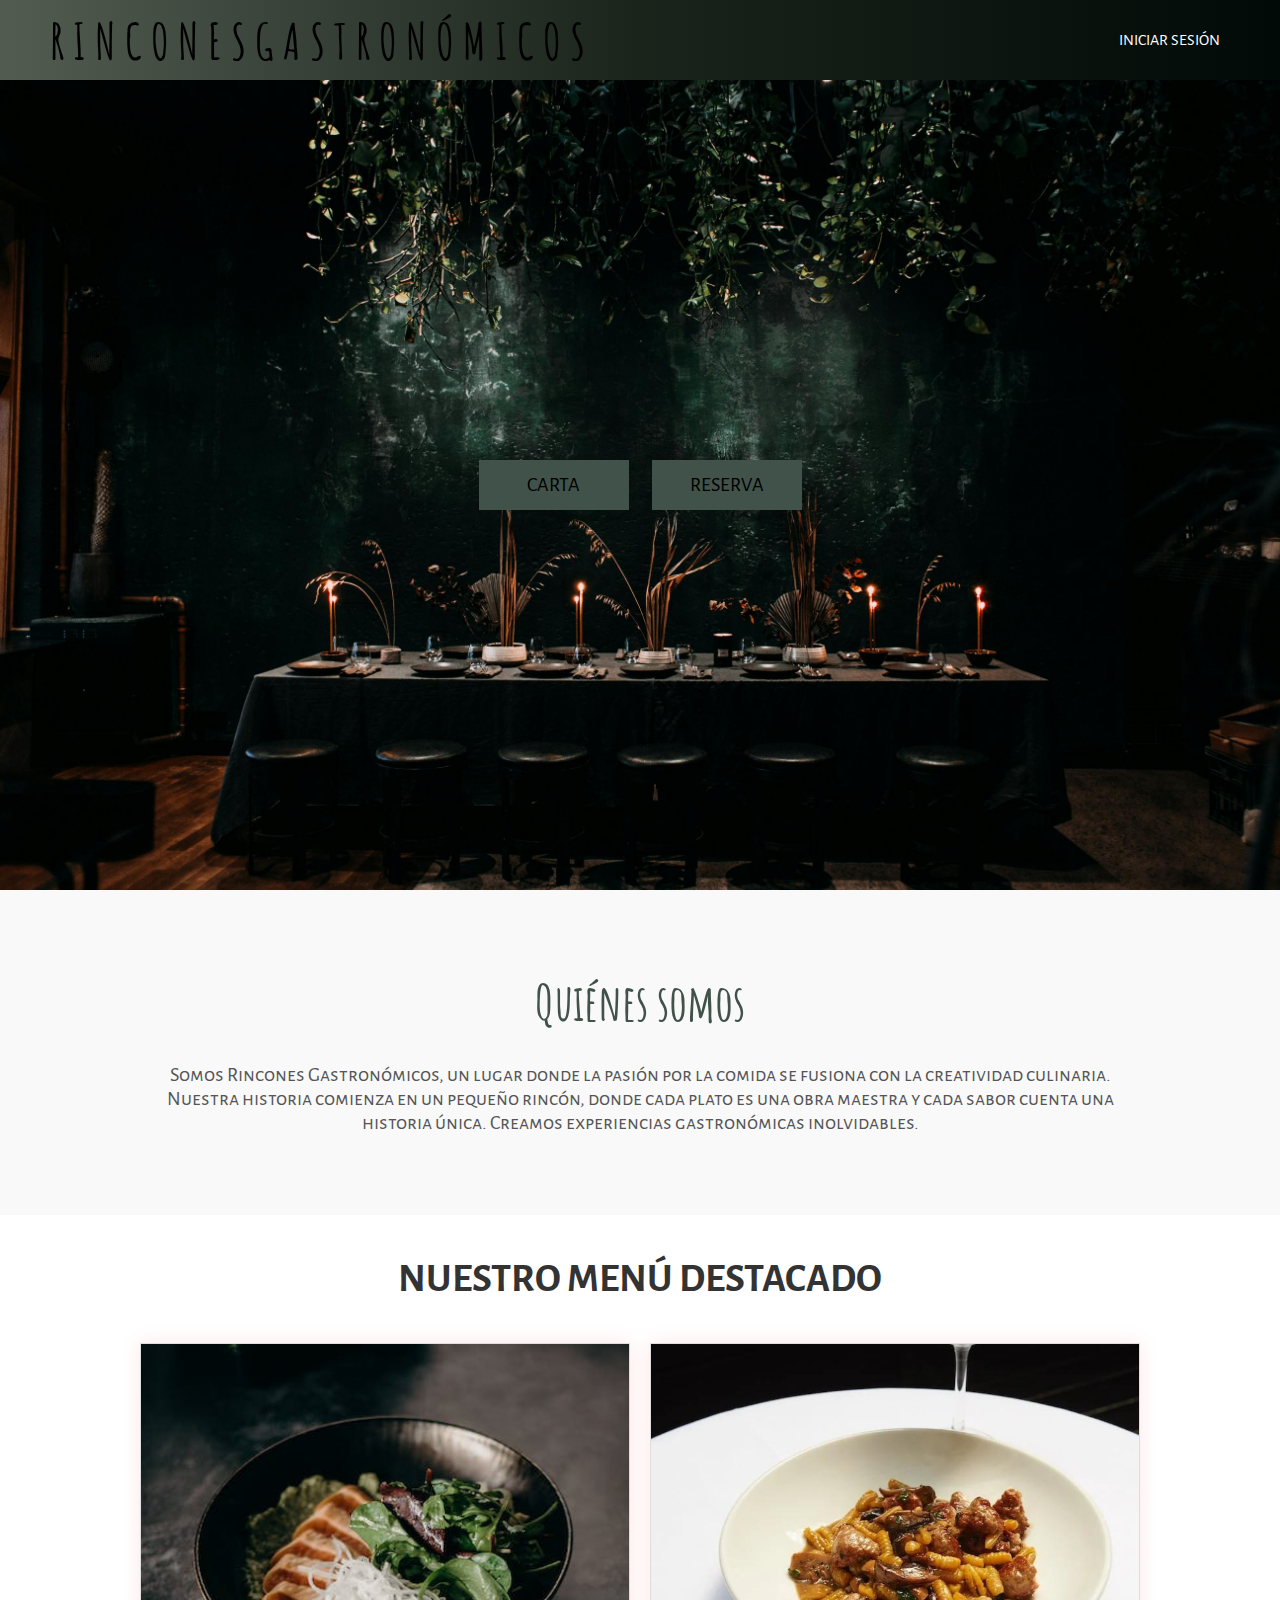
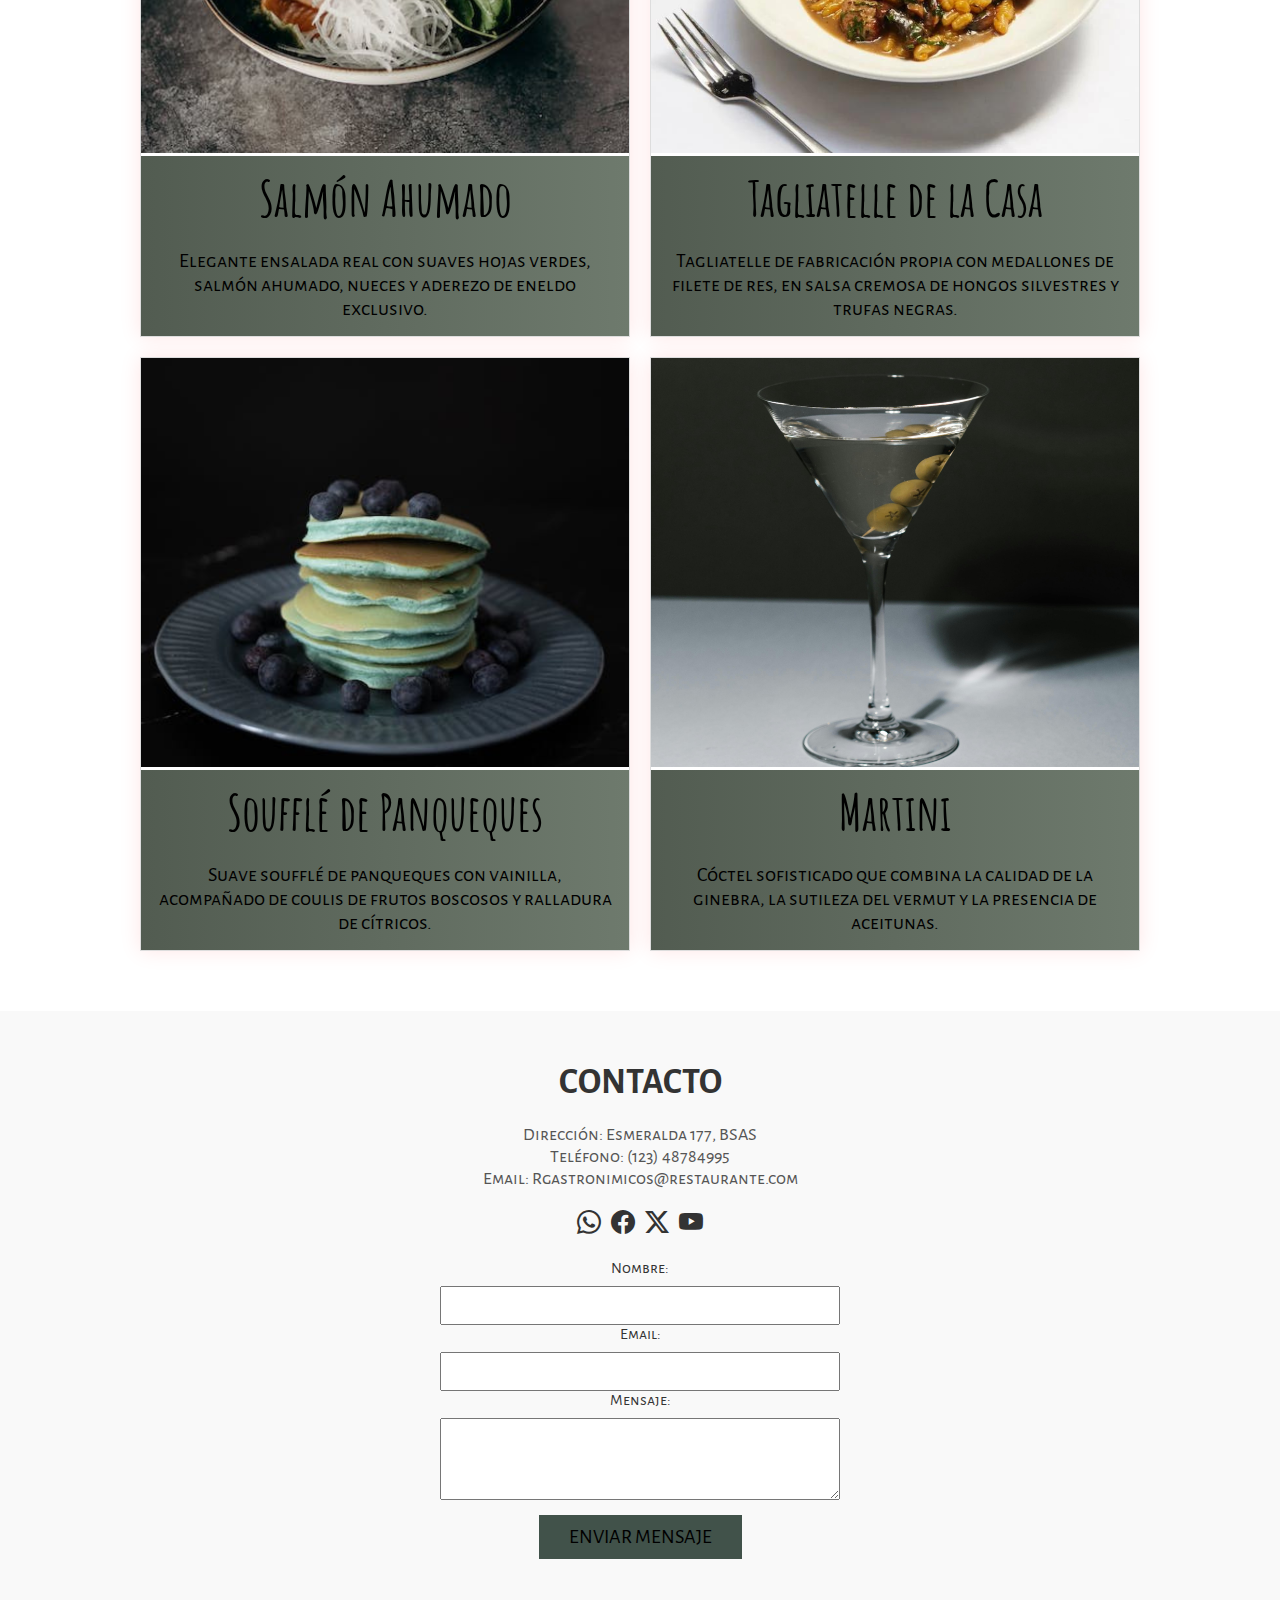
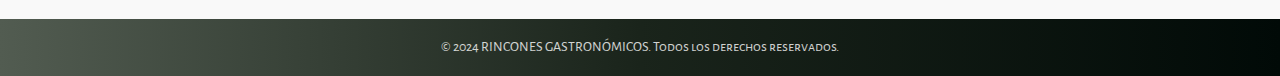
<file: index.html>
<!DOCTYPE html>
<html lang="es">
  <head>
    <meta charset="UTF-8" />
    <meta name="viewport" content="width=device-width, initial-scale=1.0" />
    <title>Rincones Gastronómicos</title>
    <link rel="stylesheet" href="style.css" />
    <link
      rel="stylesheet"
      href="https://cdn.jsdelivr.net/npm/bootstrap-icons@1.11.2/font/bootstrap-icons.min.css"
    />
  </head>
  <body>
    <header class="header">
      <nav class="navbar">
        <div class="nav-central">
          <h1>R I N C O N E S G A S T R O N Ó M I C O S</h1>
        </div>
        <div class="nav-izq">
          <ul>
            <li>
              <a href="registro.html">INICIAR SESIÓN</a>
            </li>
          </ul>
        </div>
      </nav>
      <section class="hero-section">
        <div class="img-presentacion">
          <button class="btn-carta">CARTA</button>
          <button class="btn-reserva">RESERVA</button>
        </div>
      </section>
    </header>

    <main>
      <section class="about-section">
        <div class="container">
          <h2>Quiénes somos</h2>
          <p>
            Somos Rincones Gastronómicos, un lugar donde la pasión por la comida
            se fusiona con la creatividad culinaria. Nuestra historia comienza
            en un pequeño rincón, donde cada plato es una obra maestra y cada
            sabor cuenta una historia única. Creamos experiencias gastronómicas
            inolvidables.
          </p>
        </div>
      </section>

      <section class="cards-section">
        <div class="container">
          <h2>NUESTRO MENÚ DESTACADO</h2>
          <div class="cards">
            <div class="card">
              <img src="recursos/entrada.png" alt="ENTRADA" />
              <h3>Salmón Ahumado</h3>
              <p>
                Elegante ensalada real con suaves hojas verdes, salmón ahumado,
                nueces y aderezo de eneldo exclusivo.
              </p>
            </div>
            <div class="card">
              <img src="recursos/principal.png" alt="PLATO PRINCIPAL" />
              <h3>Tagliatelle de la Casa</h3>
              <p>
                Tagliatelle de fabricación propia con medallones de filete de
                res, en salsa cremosa de hongos silvestres y trufas negras.
              </p>
            </div>
            <div class="card">
              <img src="recursos/postre1.png" alt="POSTRE" />
              <h3>Soufflé de Panqueques</h3>
              <p>
                Suave soufflé de panqueques con vainilla, acompañado de coulis
                de frutos boscosos y ralladura de cítricos.
              </p>
            </div>
            <div class="card">
              <img src="recursos/BEBIDA.png" alt="POSTRE" />
              <h3>Martini</h3>
              <p>
                Cóctel sofisticado que combina la calidad de la ginebra, la
                sutileza del vermut y la presencia de aceitunas.
              </p>
            </div>
          </div>
        </div>
      </section>
      <section class="contact-section">
        <div class="container1">
          <h2>CONTACTO</h2>
          <div class="info-contacto">
            <p>Dirección: Esmeralda 177, BSAS</p>
            <p>Teléfono: (123) 48784995</p>
            <p>Email: Rgastronimicos@restaurante.com</p>
          </div>
          <div class="redes-sociales">
            <a href="#"><i class="bi bi-whatsapp"></i></a>
            <a href="#"><i class="bi bi-facebook"></i></a>
            <a href="#"><i class="bi bi-twitter-x"></i></a>
            <a href="#"><i class="bi bi-youtube"></i></a>
          </div>
          <form action="#" method="post" id="formulario-contacto">
            <label for="nombre">Nombre:</label>
            <input type="text" id="nombre" name="nombre" required />

            <label for="email">Email:</label>
            <input type="email" id="email" name="email" required />

            <label for="mensaje">Mensaje:</label>
            <textarea id="mensaje" name="mensaje" rows="4" required></textarea>

            <button type="submit">ENVIAR MENSAJE</button>
          </form>
        </div>
      </section>
      <footer>
        <div class="container">
          <p>
            &copy; 2024 RINCONES GASTRONÓMICOS. Todos los derechos reservados.
          </p>
        </div>
      </footer>
    </main>
  </body>
</html>
</file>
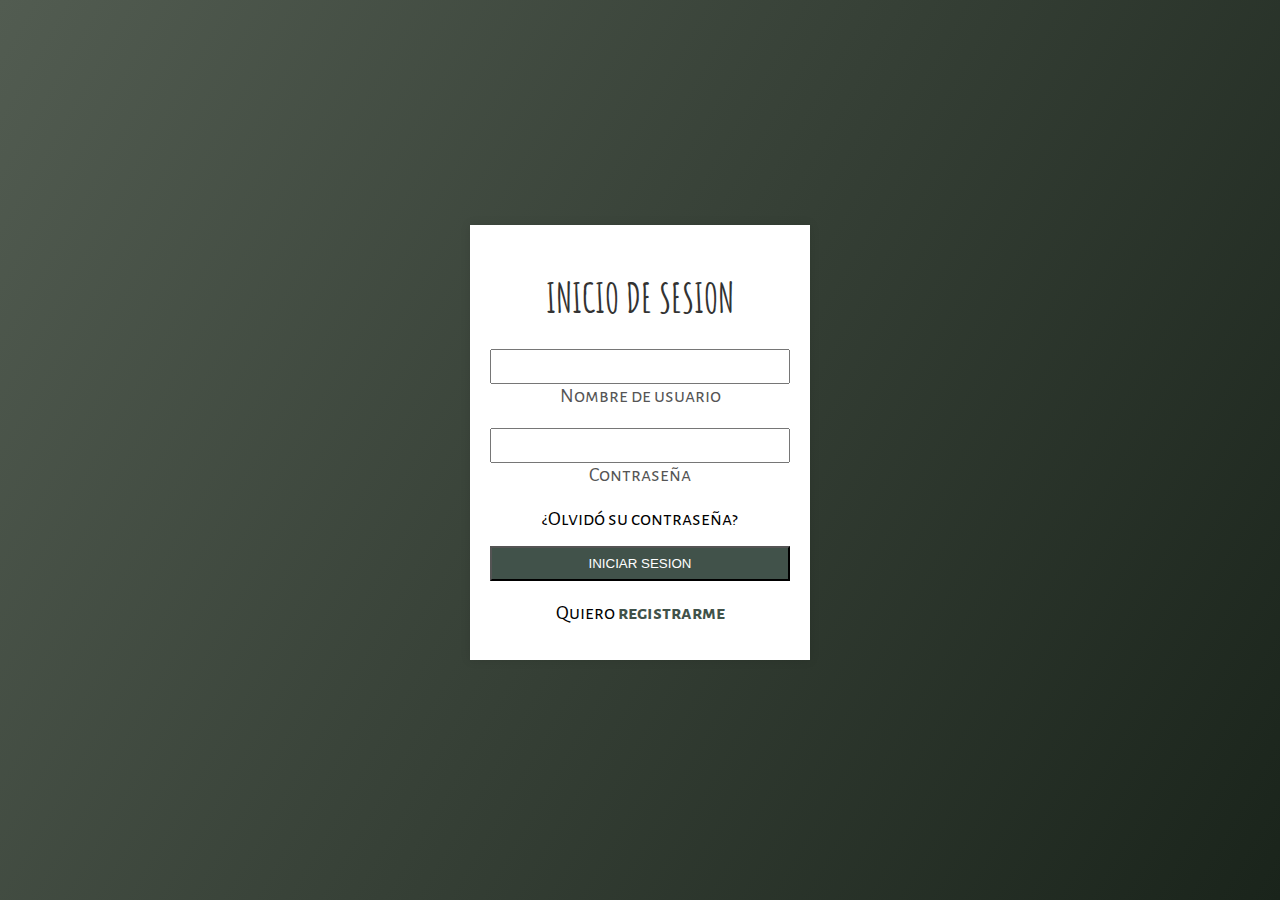
<file: registro.html>
<!DOCTYPE html>
<html lang="en">
  <head>
    <meta charset="UTF-8" />
    <meta
      name="viewport"
      content="width=
    , initial-scale=1.0"
    />
    <title>Document</title>
    <link rel="stylesheet" href="registro_style.css" />
  </head>
  <body>
    <div class="formulario">
      <h1>INICIO DE SESION</h1>
      <form method="post">
        <div class="username">
          <input type="text" requerid />
          <label>Nombre de usuario</label>
        </div>
        <div class="Contraseña">
          <input type="password" required />
          <label>Contraseña</label>
        </div>
        <div class="recordar">¿Olvidó su contraseña?</div>
        <input type="submit" value="INICIAR SESION" />
        <div class="registro">Quiero <a href="#">registrarme</a></div>
      </form>
    </div>
  </body>
</html>
</file>
<file: style.css>
@import url("https://fonts.googleapis.com/css2?family=Acme&family=Bebas+Neue&family=Covered+By+Your+Grace&family=Shadows+Into+Light&display=swap");
@import url("https://fonts.googleapis.com/css2?family=Montserrat+Alternates:ital,wght@0,100;0,200;0,300;0,400;0,500;0,600;0,700;0,800;0,900;1,100;1,200;1,300;1,400;1,500;1,600;1,700;1,800;1,900&family=Playfair+Display:ital@1&display=swap");
@import url("https://fonts.googleapis.com/css2?family=Advent+Pro:ital,wght@0,100..900;1,100..900&family=Alegreya+Sans+SC:ital,wght@0,100;0,300;0,400;0,500;0,700;0,800;0,900;1,100;1,300;1,400;1,500;1,700;1,800;1,900&family=Amatic+SC:wght@400;700&family=Cinzel:wght@500&family=Instrument+Serif:ital@0;1&family=Quicksand:wght@300..700&family=Satisfy&display=swap");

:root {
  --background: rgb(65, 82, 74);
  --secondary: rgb(0, 0, 0);
  --tex: rgb(255, 255, 255);
  font-family: "Alegreya Sans SC", sans-serif;
}

* {
  margin: 0;
  padding: 0;
  box-sizing: border-box;
}

.navbar {
  height: 80px;
  background: linear-gradient(
    to right,
    rgb(82, 92, 81),
    rgb(26, 36, 27),
    rgb(1, 10, 7)
  );
  padding: 10px 50px;
  display: flex;
  justify-content: space-between;
  align-items: center;
}

.nav-central {
  font-family: "Amatic SC", sans-serif;
  font-weight: 900;
  font-style: normal;
  margin-right: 60px;
  font-weight: bold;
  font-size: 25px;
  text-align: center;
}

.nav-central a {
  font-weight: bold;
  font-size: 18px;
}

.nav-izq ul {
  display: flex;
  justify-content: center;
  align-items: center;
  list-style: none;
  padding: 0;
}

.nav-izq li {
  margin: 0 10px;
  display: flex;
  justify-content: center;
  align-items: center;
}

.nav-izq ul li:hover {
  border-bottom: 1px solid white;
}

.nav-izq a {
  color: white;
  font-size: 16px;
  text-decoration: none;
}

.hero-section {
  height: 90vh;
  background-color: black;
  background-image: url(recursos/img.jpg);
  background-repeat: no-repeat;
  background-size: cover;
  background-position: center;
  display: flex;
  justify-content: center;
  align-items: center;
  position: relative;
}

.btn-carta,
.btn-reserva {
  background-color: var(--background);
  color: var(--secondary);
  padding: 10px 30px;
  border: none;
  cursor: pointer;
  font-size: 20px;
  margin: 10px;
  transition: background-color 0.3s ease;
  font-family: "Alegreya Sans SC", sans-serif;
  width: 150px;
  height: 50px;
}

.img-presentacion .btn-carta:hover,
.img-presentacion .btn-reserva:hover {
  background-color: rgb(158, 175, 156);
}

.about-section {
  background-color: #f9f9f9;
  padding: 80px 0;
  text-align: center;
}

.about-section h2 {
  font-size: 50px;
  margin-bottom: 30px;
  color: var(--background);
  font-family: "Amatic SC", sans-serif;
}

.about-section p {
  font-size: 20px;
  color: #555;
}

.cards-section {
  padding: 40px 0;
  max-width: 1000px;
  margin: 0 auto;
}

.cards-section h2 {
  font-size: 40px;
  margin-bottom: 40px;
  color: #333;
  text-align: center;
}

.cards {
  display: flex;
  flex-wrap: wrap;
  justify-content: space-between;
}

.card {
  width: 49%;
  margin-bottom: 20px;
  text-align: center;
  border: 1px solid #ddd;
  overflow: hidden;
  box-shadow: 0 0 20px rgba(255, 0, 0, 0.1);
  background-color: var(--background);
  background: linear-gradient(to right, rgb(82, 92, 81), rgb(110, 122, 109));
}

.card img {
  width: 100%;
  height: auto;
  border-bottom: 3px solid #ffffff;
}

.card h3,
.card p {
  padding: 5px;
  margin: 0;
  text-align: center;
  font-size: 35px;
}

.card h3 {
  font-family: "Amatic SC", sans-serif;
  font-size: 50px;
}

.card p {
  padding: 15px;
  font-size: 20px;
}

.contact-section {
  background-color: #f9f9f9;
  padding: 50px 0;
  text-align: center;
}

.contact-section h2 {
  font-size: 36px;
  margin-bottom: 20px;
  color: #333;
}

.info-contacto p {
  font-size: 18px;
  color: #555;
}

form {
  margin-top: 20px;
  max-width: 400px;
  margin-left: auto;
  margin-right: auto;
}

label {
  display: block;
  margin-bottom: 8px;
  color: #333;
}

input,
textarea {
  width: 100%;
  padding: 10px;
}
.info-contacto {
  margin-bottom: 20px;
}

.redes-sociales {
  display: flex;
  justify-content: center;
  gap: 10px;
}

.redes-sociales a {
  text-decoration: none;
  color: #333;
}

.redes-sociales i {
  font-size: 24px;
}

button {
  background-color: var(--background);
  color: var(--secondary);
  padding: 10px 30px;
  border: none;
  cursor: pointer;
  font-size: 20px;
  margin: 10px;
  transition: background-color 0.3s ease;
  font-family: "Alegreya Sans SC", sans-serif;
}

footer {
  background: linear-gradient(
    to right,
    rgb(82, 92, 81),
    rgb(26, 36, 27),
    rgb(1, 10, 7)
  );
  color: white;
  padding: 20px 0;
  text-align: center;
}

.container {
  max-width: 1000px;
  margin: 0 auto;
}

footer p {
  font-size: 14px;
  opacity: 0.8;
}
</file>
<file: registro_style.css>
@import url("https://fonts.googleapis.com/css2?family=Acme&family=Bebas+Neue&family=Covered+By+Your+Grace&family=Shadows+Into+Light&display=swap");
@import url("https://fonts.googleapis.com/css2?family=Montserrat+Alternates:ital,wght@0,100;0,200;0,300;0,400;0,500;0,600;0,700;0,800;0,900;1,100;1,200;1,300;1,400;1,500;1,600;1,700;1,800;1,900&family=Playfair+Display:ital@1&display=swap");
@import url("https://fonts.googleapis.com/css2?family=Advent+Pro:ital,wght@0,100..900;1,100..900&family=Alegreya+Sans+SC:ital,wght@0,100;0,300;0,400;0,500;0,700;0,800;0,900;1,100;1,300;1,400;1,500;1,700;1,800;1,900&family=Amatic+SC:wght@400;700&family=Cinzel:wght@500&family=Instrument+Serif:ital@0;1&family=Quicksand:wght@300..700&family=Satisfy&display=swap");

body {
  font-family: "Alegreya Sans SC", sans-serif;
  background: linear-gradient(120deg, rgb(82, 92, 81), rgb(26, 36, 27));
  height: 100vh;
  margin: 0;
  padding: 0;
  display: flex;
  justify-content: center;
  align-items: center;
}

.formulario {
  background-color: #fff;
  box-shadow: 0 0 10px rgba(0, 0, 0, 0.1);
  padding: 20px;
  width: 300px;
  text-align: center;
}

h1 {
  color: #333;
  font-family: "Amatic SC", sans-serif;
  font-size: 40px;
}

form {
  display: flex;
  flex-direction: column;
}

div {
  margin-bottom: 15px;
}

label {
  display: block;
  font-size: 20px;
  color: #555;
  margin-bottom: 5px;
}

input {
  width: 100%;
  padding: 8px;
  box-sizing: border-box;
}

input[type="submit"] {
  background-color: rgb(65, 82, 74);
  color: #fff;
  cursor: pointer;
}

input[type="submit"]:hover {
  background-color: rgb(65, 82, 74);
}

.recordar,
.registro {
  font-size: 20px;
  color: #000000;
  cursor: pointer;
}

.registro {
  text-align: center;
  margin-top: 20px;
}

.registro a {
  color: rgb(65, 82, 74);
  text-decoration: none;
  font-weight: bold;
}

.registro a:hover,
.recordar:hover {
  text-decoration: underline;
}
</file>
